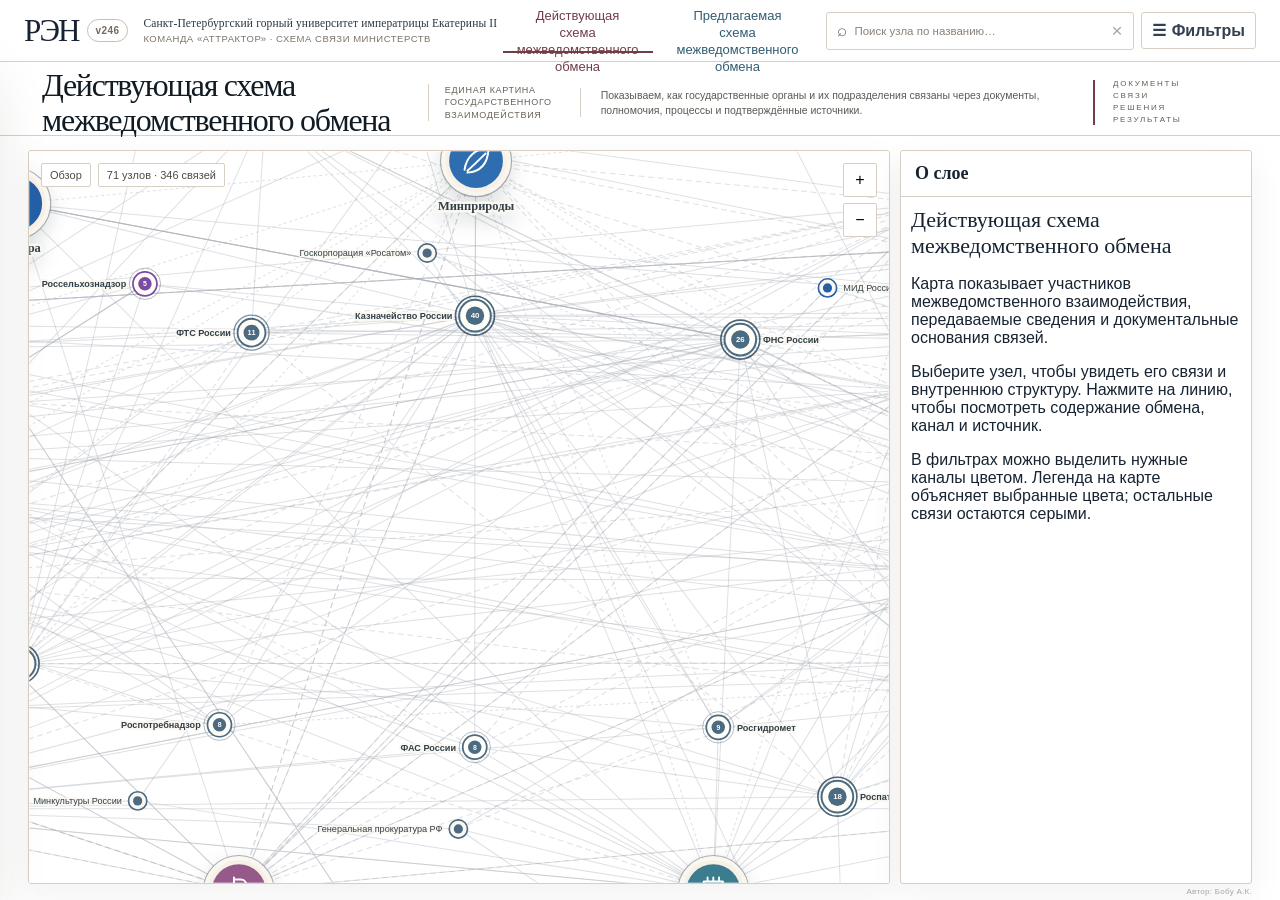
<file: index.html>
<!DOCTYPE html>

<html lang="ru" data-boot-state="loading">
<head>
<meta charset="utf-8"/>
<meta content="width=device-width,initial-scale=1" name="viewport"/>
<title>РЭН v246 — Межведомственный обмен</title>
<style>
:root{--bg:#f4f6f8;--panel:#fff;--line:#d7dde4;--text:#1d2733;--muted:#687585;--accent:#245fa8}
*{box-sizing:border-box} html,body{height:100%;margin:0;font-family:Inter,Segoe UI,Arial,sans-serif;color:var(--text);background:var(--bg)} body{overflow:hidden}
button,select,input{font:inherit}button{cursor:pointer}
.app{display:grid;grid-template-columns:300px 1fr 360px;grid-template-rows:auto 1fr;grid-template-areas:"top top top" "left main right";height:100vh}
.topbar{grid-area:top;background:var(--panel);border-bottom:1px solid var(--line);padding:12px 16px;display:flex;align-items:center;gap:14px;flex-wrap:wrap}
.title{font-size:18px;font-weight:700}.subtitle{font-size:12px;color:var(--muted)}
.mainnav{display:none}.mainnav button,.focus-grid button,.btn{border:1px solid var(--line);background:#fff;border-radius:8px;padding:7px 10px;color:#33404f}
.mainnav button.active,.focus-grid button.active,.btn.primary{background:#eaf2fb;border-color:#a9c4e4;color:#164f8f;font-weight:650}
.left{grid-area:left;background:#fff;border-right:1px solid var(--line);overflow:auto;padding:14px}.right{grid-area:right;background:#fff;border-left:1px solid var(--line);overflow:auto;padding:14px}
.section{border:1px solid var(--line);border-radius:10px;padding:11px;margin-bottom:12px;background:#fff}.section h3{font-size:12px;text-transform:uppercase;letter-spacing:.04em;margin:0 0 9px;color:#566474}
label{display:block;font-size:12px;color:#566474;margin-bottom:5px}select,input[type=text]{width:100%;border:1px solid var(--line);border-radius:8px;padding:8px 9px;background:#fff;color:var(--text)}
.check{display:flex;align-items:center;gap:7px;margin:7px 0;font-size:12px;color:#3e4956}.focus-grid{display:grid;grid-template-columns:1fr 1fr;gap:6px}.focus-grid button{font-size:11px;line-height:1.15;min-height:46px}.btnrow{display:flex;gap:7px}.ministry-site-card .btnrow{flex-wrap:wrap}.ministry-site-btn{display:inline-flex;align-items:center;justify-content:center;text-decoration:none;font-weight:650;line-height:1.2;min-height:34px}.ministry-site-btn:hover{text-decoration:none}.kpis{display:grid;grid-template-columns:1fr 1fr;gap:7px}.kpi{padding:9px;border:1px solid var(--line);border-radius:8px;background:#fafbfc}.kpi .n{font-size:20px;font-weight:720}.kpi .l{font-size:10px;color:var(--muted);margin-top:2px}
.legend-node.shared-dot{display:inline-block;width:12px;height:12px;border-radius:50%;background:#7f8b97;border:2px solid #d19b2a;box-shadow:0 0 5px rgba(209,155,42,.38);vertical-align:-2px;margin-right:6px}.legend-item{display:flex;align-items:center;gap:8px;font-size:11px;margin:6px 0}.mode-stack{display:grid;grid-template-columns:1fr 1fr 1fr;gap:6px}.mode-stack button{font-size:10.5px;line-height:1.15;min-height:44px}.common-only{display:flex;align-items:center;gap:7px;font-size:12px;color:#3e4956;margin:8px 0 0}.mini{font-size:10px;color:var(--muted)}.legend-line{width:44px;height:12px;position:relative}.legend-line:before{content:"";position:absolute;left:0;right:0;top:5px;border-top:2px solid #7b8998}.legend-line.dashed:before{border-top-style:dashed}.legend-line.arrow:after{content:"";position:absolute;right:0;top:1px;border-left:7px solid #7b8998;border-top:4px solid transparent;border-bottom:4px solid transparent}.legend-line.double:after{content:"";position:absolute;left:0;top:1px;border-right:7px solid #7b8998;border-top:4px solid transparent;border-bottom:4px solid transparent}
.main{grid-area:main;position:relative;overflow:hidden}#graph{width:100%;height:100%;display:block;background:radial-gradient(circle at 50% 50%,#fff 0,#fbfcfd 62%,#f4f6f8 100%);overflow:hidden}
#viewport{transform-box:fill-box;transform-origin:center center}
.edge{stroke:#8e9aaa;stroke-width:1.35;opacity:.50;fill:none;pointer-events:none}.edge-hit{stroke:transparent;stroke-width:18;fill:none;pointer-events:stroke;cursor:pointer}.edge.hovered{stroke:#245fa8;stroke-width:2.8;opacity:.95}.edge.undirected{stroke-dasharray:6 4}.edge.mixed{stroke-dasharray:3 3}
.node circle{stroke:#fff;stroke-width:1.4;cursor:pointer}.node.core-ministry circle{stroke-width:2.6}.node.core-ministry text{font-size:12.5px;font-weight:750}.node.core-selected circle{stroke-width:4;filter:drop-shadow(0 0 7px rgba(36,95,168,.35))}.core-swatch{display:inline-block;width:11px;height:11px;border-radius:50%;margin-right:6px;vertical-align:-1px;border:1px solid rgba(255,255,255,.8)}.node text{font-size:10px;pointer-events:none;fill:#33404e}.node.dim{opacity:.14}.node.selected circle{stroke:#245fa8;stroke-width:3}.node.selected text{font-weight:700}.ministry text{font-size:12px;font-weight:700}.node.shared circle{stroke:#d19b2a;stroke-width:2.2}.node.shared text{font-weight:650}.node.shared-2 circle{filter:drop-shadow(0 0 3px rgba(209,155,42,.28))}.node.shared-3 circle{filter:drop-shadow(0 0 5px rgba(209,155,42,.40))}.node.shared-4 circle{filter:drop-shadow(0 0 6px rgba(209,155,42,.48))}.node.shared-5 circle{filter:drop-shadow(0 0 8px rgba(209,155,42,.58))}.node.shared-6 circle{filter:drop-shadow(0 0 9px rgba(209,155,42,.66))}.node.shared-7 circle{filter:drop-shadow(0 0 11px rgba(209,155,42,.74))}.node.minstroy-core circle{stroke:#2b8a78;stroke-width:3}
.hud{position:absolute;left:12px;top:12px;display:flex;gap:7px;flex-wrap:wrap;pointer-events:none}.badge{background:rgba(255,255,255,.92);border:1px solid var(--line);border-radius:999px;padding:5px 8px;font-size:11px;color:#51606f}
.tooltip{position:fixed;z-index:10;max-width:430px;background:rgba(24,31,40,.97);color:#f7f9fb;padding:10px 11px;border-radius:9px;box-shadow:0 10px 28px rgba(0,0,0,.18);pointer-events:none;display:none;font-size:12px;line-height:1.4}.tooltip .muted{color:#b8c3cf}.tooltip .src{margin-top:7px;padding-top:6px;border-top:1px solid rgba(255,255,255,.16)}.tooltip a{color:#b9dcff;text-decoration:none}
.detail h2{font-size:16px;margin:0 0 5px}.detail .meta{font-size:11px;color:var(--muted);margin-bottom:12px}.card{border:1px solid var(--line);border-radius:9px;padding:9px;margin:8px 0;background:#fff}.card h4{font-size:11px;margin:0 0 6px;color:#566474;text-transform:uppercase;letter-spacing:.03em}.card p{font-size:12px;margin:4px 0;line-height:1.45}.card a{font-size:11px;color:#245fa8;word-break:break-word}.notice{border-left:4px solid #c28b17;background:#fff8e6;padding:9px;border-radius:6px;font-size:11px;color:#655126;line-height:1.45}.empty{color:var(--muted);font-size:12px;line-height:1.5}.small{font-size:10px;color:var(--muted);line-height:1.4}
#zoomIn,#zoomOut{position:absolute;right:12px;width:34px;height:34px;border:1px solid var(--line);background:#fff;border-radius:8px}#zoomIn{top:12px}#zoomOut{top:52px}.footer-note{position:absolute;bottom:9px;left:12px;background:rgba(255,255,255,.9);border:1px solid var(--line);border-radius:8px;padding:5px 7px;font-size:10px;color:var(--muted);pointer-events:none}
@media(max-width:1100px){.app{grid-template-columns:250px 1fr;grid-template-areas:"top top" "left main"}.right{display:none}}
.node.channel-node text{font-weight:650;fill:#4f5965}.node.channel-node circle{stroke:#596675;stroke-width:1.5}.node.core-selected circle{stroke-width:3}

/* Channel graph v2 */
.edge.channel-edge{fill:none;stroke:#aab4c2;stroke-width:1.4;opacity:.72}
.edge-hit{fill:none;stroke:transparent;stroke-width:18px;pointer-events:stroke}
.channel-hub{cursor:pointer}.channel-hub rect{filter:drop-shadow(0 2px 3px rgba(31,45,61,.10))}
.channel-hub:hover rect{filter:brightness(1.08) drop-shadow(0 3px 5px rgba(31,45,61,.16));stroke-width:2}
.channel-core-hub circle{stroke-width:3.1}.channel-core-hub text{font-weight:760}.channel-central-hub circle{stroke:#384655;stroke-width:2.6}.channel-central-hub text{font-weight:700}
.channel-secondary circle{stroke:#7b8794;stroke-width:1.5}.channel-secondary text{font-weight:560}
.channel-participant circle{stroke:#a2acb6;stroke-width:1.2}.channel-participant text{fill:#566270}
.node.core-selected circle{stroke-width:3.4!important}
#graph.channel-view{background:radial-gradient(circle at 50% 50%,#fff 0,#fafbfd 68%,#f2f5f8 100%)}

.structure-ministry{stroke-width:3}.structure-dept{stroke:#566474;stroke-width:1.5}.structure-function{stroke:#8e6b8d;stroke-width:1.5}.structure-process{stroke:#6a7e3d;stroke-width:1.5}.structure-edge{stroke:#a4aebb;stroke-width:1.2}.structure-edge.function-edge{stroke:#b49bb1}.structure-edge.process-edge{stroke:#9bb27b}.structure-edge.department-handoff{stroke:#5a78a6;stroke-width:1.8;stroke-dasharray:5 4}.structure-edge.department-handoff:hover{stroke:#234f86;stroke-width:2.8}.structure-edge.department-documented{stroke:#8a5a44;stroke-width:2.0}.structure-edge.department-documented:hover{stroke:#6b412f;stroke-width:3.0}.structure-edge:hover{stroke:#245fa8;stroke-width:2.4}.structure-label{font-size:10px}.structure-mode-note{font-size:10px;color:#687585}.structure-dept text{font-size:8.5px;font-weight:650}.structure-function text,.structure-process text{font-size:8.5px}.structure-process text{fill:#53652f}.structure-function text{fill:#765d73}.structure-ministry text{font-size:12.5px}

/* v99: container view for internal ministry structure */
.structure-ministry-boundary{
  pointer-events:all;
  cursor:pointer;
  transition:opacity .15s ease,stroke-width .15s ease;
}
.structure-ministry-boundary:hover{stroke-width:3.2}
.structure-ministry-boundary-title{
  font-size:17px;
  font-weight:780;
  text-anchor:middle;
  pointer-events:none;
  paint-order:stroke fill;
  stroke:#fff;
  stroke-width:5px;
  stroke-linejoin:round;
}
.structure-ministry-boundary-meta{
  font-size:10.5px;
  text-anchor:middle;
  pointer-events:none;
  fill:#687585;
  paint-order:stroke fill;
  stroke:#fff;
  stroke-width:4px;
  stroke-linejoin:round;
}
.structure-dept circle{filter:drop-shadow(0 2px 3px rgba(31,45,61,.10))}
.structure-dept.selected circle{filter:drop-shadow(0 0 7px rgba(36,95,168,.34))}
.structure-edge.department-handoff{opacity:.78}
.structure-edge.department-documented{opacity:.92}


/* v99.1: readable department labels + contextual interdepartment links */
.structure-dept text{
  font-size:11.5px!important;
  font-weight:600!important;
  fill:#33404e!important;
  paint-order:stroke fill;
  stroke:#ffffff;
  stroke-width:3.6px;
  stroke-linejoin:round;
  letter-spacing:.01em;
}
.node.structure-dept.selected text{font-size:12px!important;font-weight:750!important;fill:#1f4f86!important}
.structure-edge.department-shared-process{stroke:#698bb6;stroke-width:1.55;stroke-dasharray:3 5;opacity:.72}
.structure-edge.department-shared-process:hover{stroke:#245fa8;stroke-width:2.8;opacity:1}

.edge.structure-edge.department-candidate{stroke:#b7791f;stroke-width:1.4;stroke-dasharray:5 4;opacity:.85}.edge-hit.department-candidate{stroke-width:14}.edge.external-context-candidate{stroke:#b7791f;stroke-dasharray:5 4;opacity:.8}
.edge-hit.structure-edge{stroke:transparent!important;opacity:0}.edge.structure-edge.ministry-interaction{stroke:#334f72;stroke-width:1.65;stroke-opacity:.62}.edge-hit.structure-edge.ministry-interaction{stroke-width:16}.edge.structure-edge.ministry-interaction:hover{stroke:#173b68;stroke-width:2.8;stroke-opacity:1}
</style>
<style>
#graph.single-focus .core-selected circle{stroke-width:4px;}
#graph.multi-focus .core-selected circle{stroke-width:5px;stroke-dasharray:5 3;}
.node.channel-node circle{stroke:#34495e;stroke-width:2.4px;}
.node.channel-node text{font-weight:700;fill:#34495e;}
</style>
<style>
/* === v93 responsive interface === */
:root{
  --bg:#f2f5f8;--panel:#ffffff;--panel-soft:#f8fafc;--line:#dbe2ea;--line-strong:#c7d1dc;
  --text:#17212b;--muted:#687585;--accent:#245fa8;--accent-soft:#eaf2fb;--shadow:0 18px 50px rgba(30,45,62,.16);
  --topbar-h:68px;
}
html,body{overscroll-behavior:none}
body{background:var(--bg)}
.app{grid-template-columns:300px minmax(0,1fr) 370px;min-width:0}
.topbar{min-height:var(--topbar-h);padding:10px 14px 10px 18px;justify-content:space-between;flex-wrap:nowrap;box-shadow:0 1px 0 rgba(20,36,52,.02);z-index:40}
.brand-block{min-width:0}.brand-row{display:flex;align-items:center;gap:9px;min-width:0}.title{white-space:nowrap;overflow:hidden;text-overflow:ellipsis}.subtitle{margin-top:3px;white-space:nowrap;overflow:hidden;text-overflow:ellipsis}
.version-pill{display:inline-flex;align-items:center;height:23px;padding:0 8px;border-radius:999px;background:#edf3f9;border:1px solid #d6e1ec;color:#446078;font-size:10px;font-weight:800;letter-spacing:.04em;flex:none}
.topbar-actions{display:flex;align-items:center;gap:7px;flex:none}.top-action{display:none;align-items:center;gap:6px;border:1px solid var(--line);background:#fff;border-radius:10px;padding:8px 10px;color:#33404f;font-weight:650;box-shadow:0 1px 2px rgba(25,42,60,.03)}
.top-action:hover,.top-action:focus-visible{border-color:#a9c4e4;background:#f5f9fd;outline:none}.top-action[aria-expanded="true"]{background:var(--accent-soft);border-color:#a9c4e4;color:#164f8f}
.action-count{display:inline-grid;place-items:center;min-width:18px;height:18px;padding:0 5px;border-radius:999px;background:#245fa8;color:white;font-size:9px}.selection-dot{width:7px;height:7px;border-radius:50%;background:#2b8a78;box-shadow:0 0 0 3px rgba(43,138,120,.12)}
.action-count[hidden],.selection-dot[hidden]{display:none!important}
.data-status{display:inline-flex;align-items:center;gap:6px;padding:7px 9px;border-radius:999px;background:#f7f9fb;border:1px solid var(--line);font-size:10px;color:#536171;white-space:nowrap}.status-dot{width:7px;height:7px;border-radius:50%;background:#d19b2a}
.left,.right{scrollbar-width:thin;scrollbar-color:#c5d0dc transparent}.left{padding:12px}.right{padding:12px 14px 20px}.section{box-shadow:0 1px 2px rgba(25,42,60,.025)}
.drawer-head{display:none;align-items:center;justify-content:space-between;gap:12px;position:sticky;top:0;z-index:5;background:rgba(255,255,255,.96);backdrop-filter:blur(10px);padding:2px 0 10px;margin-bottom:4px;border-bottom:1px solid var(--line);font-size:13px}
.drawer-close{width:34px;height:34px;border:1px solid var(--line);background:#fff;border-radius:9px;color:#506071;font-size:22px;line-height:1;display:grid;place-items:center}
.ui-backdrop{position:fixed;inset:0;background:rgba(17,27,38,.34);backdrop-filter:blur(1px);opacity:0;visibility:hidden;pointer-events:none;transition:opacity .18s ease,visibility .18s ease;z-index:70}
.main{min-width:0}.main:after{content:"";position:absolute;inset:0;pointer-events:none;box-shadow:inset 0 0 0 1px rgba(210,220,230,.25)}
#graph{touch-action:none;user-select:none;-webkit-user-select:none}
#zoomIn,#zoomOut{z-index:8;box-shadow:0 3px 12px rgba(23,39,56,.08)}
.hud{z-index:7}.badge{box-shadow:0 2px 8px rgba(23,39,56,.04)}
.review-card{background:#fbfcfe}.review-card.warn{border-color:#e1c57f;background:#fffaf0}.review-chip{display:inline-flex;align-items:center;padding:3px 7px;border-radius:999px;border:1px solid #d9e2eb;background:#f5f8fb;color:#536171;font-size:9px;font-weight:700;margin:2px 4px 2px 0}.review-chip.warn{border-color:#e2c57e;background:#fff5dc;color:#735819}.review-list{margin:7px 0 0;padding-left:17px;font-size:10px;color:#586675;line-height:1.45}

@media(max-width:1100px){
  .app{grid-template-columns:minmax(0,1fr);grid-template-rows:auto minmax(0,1fr);grid-template-areas:"top" "main"}
  .top-action{display:inline-flex}.data-status{display:none}
  .left,.right{display:block;position:fixed;z-index:90;background:#fff;box-shadow:var(--shadow);transition:transform .22s ease,opacity .22s ease;will-change:transform}
  .drawer-head{display:flex}
  .left{inset:var(--topbar-h) auto 0 0;width:min(360px,88vw);border-right:1px solid var(--line);transform:translateX(-105%);opacity:.99;padding:12px 14px 24px}
  .right{inset:var(--topbar-h) 0 0 auto;width:min(430px,92vw);border-left:1px solid var(--line);transform:translateX(105%);opacity:.99;padding:12px 16px 28px}
  body.filters-open .left{transform:translateX(0)} body.detail-open .right{transform:translateX(0)}
  body.filters-open .ui-backdrop,body.detail-open .ui-backdrop{opacity:1;visibility:visible;pointer-events:auto}
  .main{grid-area:main;width:100%;height:100%}
  .footer-note{max-width:calc(100% - 92px);white-space:nowrap;overflow:hidden;text-overflow:ellipsis}
}
@media(max-width:700px){
  :root{--topbar-h:58px}
  .topbar{min-height:var(--topbar-h);padding:8px 8px 8px 12px;gap:6px}.title{font-size:14px}.subtitle{display:none}.version-pill{height:20px;padding:0 6px;font-size:9px}
  .topbar-actions{gap:5px}.top-action{padding:7px 8px;border-radius:9px;font-size:11px}.top-action span:not(.action-count):not(.selection-dot){display:none}
  .left{inset:0 auto 0 0;width:min(370px,92vw);padding-top:14px}
  .right{inset:auto 0 0 0;width:100%;height:auto;max-height:76vh;border-left:0;border-top:1px solid var(--line);border-radius:18px 18px 0 0;transform:translateY(105%);padding:10px 14px max(22px,env(safe-area-inset-bottom))}
  body.detail-open .right{transform:translateY(0)}
  .right .drawer-head{padding-top:2px}.right:before{content:"";display:block;width:42px;height:4px;border-radius:999px;background:#c8d1da;margin:0 auto 8px}
  #zoomIn,#zoomOut{right:8px;width:38px;height:38px;border-radius:11px}#zoomIn{top:10px}#zoomOut{top:54px}
  .hud{left:8px;top:8px;right:54px;gap:4px}.badge{padding:4px 7px;font-size:9px}
  .footer-note{display:none}.tooltip{display:none!important}.focus-grid{grid-template-columns:1fr 1fr}.section{margin-bottom:9px}.section h3{font-size:11px}.kpi .n{font-size:18px}
  .detail h2{font-size:15px}.card{padding:8px}.card p{font-size:11px}.card a{font-size:10px}
  body[data-ui-mode="OVERVIEW"] #graph .node:not(.core-ministry) text{display:none}
  body[data-ui-mode="OVERVIEW"] #graph .node.core-ministry text{font-size:10.5px;font-weight:760}
}
@media(min-width:1101px){.ui-backdrop{display:none!important}}
</style>
<meta content="192.0" name="graph-version"/><meta name="ui-release" content="v115-documentary-atlas"/>

<style id="atlas-v115-style">
:root{
  --atlas-paper:#f3efe7;--atlas-paper-soft:#faf7f0;--atlas-ink:#172331;
  --atlas-wine:#713d49;--atlas-green:#416b5a;--atlas-sand:#aa9578;
  --atlas-rule:#d7cfc1;--atlas-navy:#183248;--topbar-h:62px;
}
html,body{background:var(--atlas-paper);color:var(--atlas-ink)}
body{font-family:"Segoe UI",Arial,sans-serif}
.app{
  grid-template-columns:minmax(0,1fr) 390px;
  grid-template-rows:62px 74px minmax(0,1fr);
  grid-template-areas:"top top" "intro intro" "main right";
  background:
    radial-gradient(circle at 18% 12%,rgba(255,255,255,.72),transparent 34%),
    linear-gradient(115deg,rgba(101,76,50,.025),transparent 38%),var(--atlas-paper);
}
.topbar{grid-area:top;background:rgba(250,247,240,.96);border-color:var(--atlas-rule);padding:8px 24px;box-shadow:none}
.brand-block{display:flex;align-items:baseline;gap:18px}.brand-row{gap:8px}
.atlas-logo{font-family:Georgia,"Times New Roman",serif;font-size:31px;font-weight:500;letter-spacing:-.06em;overflow:visible}
.subtitle{font-size:11px;letter-spacing:.055em;color:#6e685f}.version-pill{background:transparent;border-color:#c9bfb0;color:#756a5d}
.atlas-topnav{display:flex;align-self:stretch;margin-left:26px}.atlas-topnav button{border:0;border-bottom:2px solid transparent;background:transparent;padding:0 14px;color:#303a43;font-size:12px}.atlas-topnav button:hover,.atlas-topnav button.active{color:var(--atlas-wine);border-bottom-color:var(--atlas-wine)}
.topbar-actions{margin-left:auto}.top-action{display:inline-flex!important;background:transparent;border-color:var(--atlas-rule);border-radius:3px;box-shadow:none}.data-status{display:none}
.atlas-intro{grid-area:intro;display:grid;grid-template-columns:minmax(300px,1.05fr) minmax(300px,1fr) 145px;align-items:center;gap:28px;padding:6px 42px 5px;border-bottom:1px solid var(--atlas-rule);background:rgba(250,247,240,.72)}
.atlas-intro-title{display:grid;grid-template-columns:minmax(170px,auto) 1fr;gap:20px;align-items:center}.atlas-eyebrow{order:2;max-width:150px;padding-left:16px;border-left:1px solid var(--atlas-rule);font-size:9px;line-height:1.35;letter-spacing:.075em;text-transform:uppercase;color:#686158}
.atlas-intro h1{margin:0;font:500 34px/.88 Georgia,"Times New Roman",serif;letter-spacing:-.04em;color:#101b24}
.atlas-intro>p{max-width:560px;margin:0;padding-left:20px;border-left:1px solid var(--atlas-rule);font-size:10.5px;line-height:1.35;color:#5d5a55}
.atlas-principles{display:grid;gap:3px;padding-left:18px;border-left:2px solid var(--atlas-wine);font-size:8px;line-height:1.12;letter-spacing:.22em;text-transform:uppercase;color:#635d55}
.atlas-ministry-bar{display:none!important}
.atlas-ministry-bar button{border:0;border-right:1px solid var(--atlas-rule);background:transparent;padding:0 16px;white-space:nowrap;color:#303841;font-size:11px}
.atlas-ministry-bar button:hover,.atlas-ministry-bar button.active{background:var(--atlas-navy);color:#fff}
.atlas-ministry-all{border-left:1px solid var(--atlas-rule)!important}.atlas-ministry-scroll{display:flex;min-width:0;overflow-x:auto;scrollbar-width:none}.atlas-ministry-scroll::-webkit-scrollbar{display:none}.atlas-more{margin-left:auto;border-left:1px solid var(--atlas-rule)!important}
.main{grid-area:main;margin:14px 0 16px 28px;border:1px solid var(--atlas-rule);border-radius:3px;background:rgba(250,247,240,.74);box-shadow:0 12px 35px rgba(52,42,29,.06)}
.main:after{box-shadow:inset 0 0 0 1px rgba(255,255,255,.3)}
#graph,#graph.channel-view{background:radial-gradient(circle at 48% 42%,#fffdf8 0,#f8f4eb 62%,#eee8dd 100%)}
#graph .node text{fill:#263642}.node circle{stroke:#f7f2e9}.node.core-ministry circle{stroke:#f8f3ea}.node.selected circle{stroke:var(--atlas-wine)}
.edge{stroke:#77858e;opacity:.48}.edge.hovered{stroke:var(--atlas-wine)}
.structure-ministry-boundary-title{font-family:Georgia,"Times New Roman",serif;fill:var(--atlas-ink)!important}.structure-ministry-boundary-meta{fill:#716b62}.structure-dept text{fill:#263642!important;stroke:#fbf8f1!important}
.edge.structure-edge.department-documented{stroke:var(--atlas-wine)}.edge.structure-edge.ministry-interaction{stroke:var(--atlas-navy)}
.right{grid-area:right;position:relative;display:block!important;inset:auto;width:auto;height:auto;max-height:none;transform:none;opacity:1;margin:14px 28px 16px 10px;padding:0 10px 24px;background:rgba(250,247,240,.9);border:1px solid var(--atlas-rule);border-radius:3px;box-shadow:0 12px 35px rgba(52,42,29,.06)}
.right .drawer-head{display:flex;position:sticky;top:0;margin:0 -10px 10px;padding:12px 14px;background:rgba(250,247,240,.97);border-bottom:1px solid var(--atlas-rule);font:500 18px Georgia,"Times New Roman",serif;z-index:6}
.right .drawer-close{display:none}.detail h2{font-family:Georgia,"Times New Roman",serif;font-size:22px;font-weight:500;color:#172331}.detail .meta{text-transform:uppercase;letter-spacing:.08em;color:#81766a}
.card,.source-block .src{border-color:var(--atlas-rule);border-radius:3px;background:#fdfaf3;box-shadow:0 3px 12px rgba(62,48,31,.035)}
.card h4{color:var(--atlas-wine)}.card a,.source-block a{color:#24576f}.notice{border-left-color:var(--atlas-wine);background:#f8eee9;color:#624c43}
.source-block>strong{display:block;margin:18px 0 8px;font:500 18px Georgia,"Times New Roman",serif}.source-block .src{margin:8px 0;padding:11px}.source-block .src:before{content:"Документ";display:inline-block;margin-bottom:6px;color:var(--atlas-green);font-size:9px;font-weight:700;letter-spacing:.1em;text-transform:uppercase}
.atlas-detail-tabs,.atlas-source-placeholder{display:none}.left{display:block;position:fixed;z-index:95;left:0;top:62px;bottom:0;width:min(380px,92vw);padding:14px 16px 28px;background:#faf7f0;border-right:1px solid var(--atlas-rule);box-shadow:0 20px 60px rgba(45,35,23,.18);transform:translateX(-105%);transition:transform .22s ease}
.left .drawer-head{display:flex;background:#faf7f0;border-color:var(--atlas-rule)}body.filters-open .left{transform:translateX(0)}body.filters-open .ui-backdrop{opacity:1;visibility:visible;pointer-events:auto}
.section{background:#fdfaf4;border-color:var(--atlas-rule);border-radius:3px;box-shadow:none}.section h3{color:#6e504f}.btn,.focus-grid button,select,input[type=text]{border-color:var(--atlas-rule);border-radius:3px;background:#fffdf8}.btn.primary,.focus-grid button.active{background:var(--atlas-navy);border-color:var(--atlas-navy);color:#fff}
.hud{left:12px;top:12px}.badge{background:rgba(253,250,243,.94);border-color:var(--atlas-rule);border-radius:2px;color:#4e4b46;box-shadow:none}.footer-note{display:none}#zoomIn,#zoomOut{border-color:var(--atlas-rule);border-radius:2px;background:#fdfaf3;box-shadow:none}
.atlas-mobile-nav{display:none}
.wide-map-hint{display:none;position:absolute;right:62px;bottom:14px;z-index:7;max-width:310px;padding:9px 12px;border:1px solid var(--atlas-rule);background:rgba(253,250,243,.92);box-shadow:0 6px 22px rgba(45,35,23,.08);color:#665f56;font-size:9px;line-height:1.35;pointer-events:none}
.wide-map-hint strong{display:block;margin-bottom:2px;color:var(--atlas-wine);font-size:10px;letter-spacing:.08em;text-transform:uppercase}.wide-map-hint span{display:block}
body.atlas-wide .wide-map-hint{display:block}
body.atlas-wide .main{cursor:grab}body.atlas-wide .main:active{cursor:grabbing}
body.atlas-wide #graph{touch-action:none;background:radial-gradient(circle at 50% 50%,#fffdf8 0,#f7f2e9 58%,#ece5d9 100%)}
body.atlas-wide #graph .edge{stroke:#74838a;stroke-opacity:.54}
body.atlas-wide #graph .node text{font-size:9.5px;fill:#30404a;paint-order:stroke;stroke:#fbf8f1;stroke-width:3px;stroke-linejoin:round}
body.atlas-wide #graph .node.core-ministry text{font-size:11px;font-weight:700;stroke-width:4px}
body.atlas-wide #graph .node.core-ministry circle{stroke:#f6f0e6;stroke-width:4px}
body.atlas-wide #graph .node.core-ministry{filter:drop-shadow(0 7px 10px rgba(25,35,42,.16));cursor:pointer}
body.atlas-wide #graph .node.core-ministry .ministry-halo{fill:#fbf8f1;fill-opacity:.92;stroke:currentColor;stroke-opacity:.34;stroke-width:1.2}
body.atlas-wide #graph .node.core-ministry .ministry-glyph{fill:none;stroke:#fff;stroke-width:2;stroke-linecap:round;stroke-linejoin:round;pointer-events:none}
body.atlas-wide #graph .node.core-ministry text{font-family:Georgia,"Times New Roman",serif;font-size:13px!important;font-weight:600!important;paint-order:stroke;stroke:#fbf8f1;stroke-width:5px}
body.atlas-wide #graph .node:not(.core-ministry) circle.node-shell{fill:#fbf8f1;stroke-width:1.7}
body.atlas-wide #graph .node:not(.core-ministry) circle.node-dot{stroke:none;pointer-events:none}
body.atlas-wide #graph .node:not(.core-ministry){cursor:pointer}
body.atlas-wide #graph .node:not(.core-ministry):hover circle.node-shell{stroke-width:3;filter:drop-shadow(0 3px 5px rgba(30,42,48,.16))}
body.atlas-internal-mode #graph #edgesLayer .edge{opacity:.03!important}
body.atlas-internal-mode #graph #edgesLayer .edge-hit{pointer-events:none}
body.atlas-internal-mode #graph #nodesLayer .node{opacity:.05;transition:opacity .22s ease}
body.atlas-internal-mode #graph #nodesLayer .node.internal-origin{opacity:0!important;pointer-events:none}
body.atlas-internal-mode #graph #nodesLayer .node.internal-occluded{opacity:0!important;pointer-events:none}
body.atlas-internal-mode #graph #nodesLayer .node.internal-origin>circle:not(.ministry-halo),body.atlas-internal-mode #graph #nodesLayer .node.internal-origin .ministry-halo,body.atlas-internal-mode #graph #nodesLayer .node.internal-origin .ministry-glyph,body.atlas-internal-mode #graph #nodesLayer .node.internal-origin>text{display:none!important}
.atlas-internal-boundary{stroke-width:2.1;stroke-opacity:.48;fill-opacity:.045;pointer-events:none;filter:drop-shadow(0 10px 22px rgba(35,43,45,.05))}
.atlas-internal-boundary-ring{fill:none;stroke-width:.8;stroke-opacity:.14;stroke-dasharray:8 7;pointer-events:none}
.atlas-internal-boundary-title{font:600 13px Georgia,"Times New Roman",serif;letter-spacing:.02em;text-anchor:middle;paint-order:stroke;stroke:#fbf8f1;stroke-width:4px;pointer-events:none}
.atlas-internal-spoke{stroke:#9aa4a2;stroke-width:.7;stroke-opacity:.14;stroke-dasharray:2 4;pointer-events:none}
.atlas-internal-edge{stroke:var(--atlas-wine);stroke-width:1.35;stroke-opacity:.72;fill:none;cursor:pointer}
.atlas-internal-edge.shared{stroke:#607b71;stroke-width:1;stroke-dasharray:4 4;stroke-opacity:.54}
.atlas-internal-edge.handoff{stroke:#315b72;stroke-dasharray:7 3}
.atlas-internal-edge-hit{stroke:#000;stroke-opacity:.001;stroke-width:13;cursor:pointer}
.atlas-internal-dept{cursor:pointer;filter:drop-shadow(0 2px 3px rgba(30,42,48,.1))}
.atlas-internal-dept circle{stroke:#fffaf2;stroke-width:2.2}
.atlas-internal-label-box{fill:rgba(253,250,243,.97);stroke:rgba(94,72,88,.18);stroke-width:.65;rx:4;ry:4}
.atlas-internal-label-text{font-family:"Segoe UI",Arial,sans-serif;font-size:7.55px;fill:#263642;letter-spacing:.001em}
.atlas-internal-dept.dense .atlas-internal-label-text{font-size:7.1px}
.atlas-internal-label-text tspan{paint-order:stroke;stroke:#fbf8f1;stroke-width:2.25px;stroke-linejoin:round}
.atlas-collision-hidden{display:none!important}
.atlas-internal-dept:hover circle{stroke:var(--atlas-wine);stroke-width:3}
.atlas-internal-dept:hover .atlas-internal-label-box{stroke:rgba(122,73,98,.46)}
.internal-mode-note{display:none}.atlas-internal-mode .internal-mode-note{display:block}
.atlas-back-home{display:none;position:absolute;left:14px;bottom:14px;z-index:12;align-items:center;gap:6px;padding:9px 12px;border:1px solid var(--atlas-navy);border-radius:2px;background:rgba(253,250,243,.96);box-shadow:0 6px 20px rgba(35,42,45,.12);color:var(--atlas-navy);font-size:10px;font-weight:700;cursor:pointer}
body.atlas-route-active .atlas-back-home{display:inline-flex}
.atlas-back-home:hover{background:var(--atlas-navy);color:#fff}
.core-route-actions{display:grid;grid-template-columns:1fr 1fr;gap:8px;margin:10px 0 12px;padding:11px;border:1px solid var(--atlas-rule);background:#fdfaf3}
.core-route-actions button{min-height:48px;padding:9px 10px;border:1px solid var(--atlas-navy);background:var(--atlas-navy);color:#fff;font-size:10px;font-weight:700;line-height:1.25;text-align:left;cursor:pointer}
.core-route-actions button+button{background:transparent;color:var(--atlas-navy)}
.core-route-actions button:hover{background:var(--atlas-wine);border-color:var(--atlas-wine);color:#fff}
.core-route-actions small{display:block;margin-top:3px;font-size:8px;font-weight:400;opacity:.78}

.atlas-landing-map{display:none;position:absolute;inset:0;overflow:hidden;background:
  radial-gradient(circle at 49% 46%,rgba(255,255,255,.92),rgba(250,247,240,.72) 58%,rgba(236,228,216,.7) 100%)}
body.atlas-home .atlas-landing-map{display:block}
body.atlas-home #graph,body.atlas-home #zoomIn,body.atlas-home #zoomOut,body.atlas-home .hud{visibility:hidden;pointer-events:none}
.atlas-landing-lines{position:absolute;inset:0;width:100%;height:100%;overflow:visible;z-index:1}
.atlas-link{stroke:#6e7d83;stroke-width:1.35;stroke-opacity:.62;fill:none}
.atlas-link-halo{stroke:#000;stroke-opacity:.001;stroke-width:16;pointer-events:stroke;cursor:pointer}
.atlas-link-group:hover .atlas-link,.atlas-link-group:focus .atlas-link{stroke:var(--atlas-wine);stroke-width:2.4;stroke-opacity:1}
.atlas-clusters{position:absolute;inset:0;z-index:2}
.atlas-feature-cluster{--cluster:#516c7a;position:absolute;width:245px;min-height:145px;transform:translate(-50%,-50%)}
.atlas-feature-cluster.p1{left:15%;top:25%}.atlas-feature-cluster.p2{left:49%;top:18%}.atlas-feature-cluster.p3{left:79%;top:34%}.atlas-feature-cluster.p4{left:24%;top:72%}.atlas-feature-cluster.p5{left:64%;top:72%}
.atlas-feature-core{position:relative;display:grid;grid-template-columns:52px minmax(0,1fr);align-items:center;gap:10px;width:100%;padding:0;border:0;background:transparent;text-align:left;color:var(--atlas-ink);cursor:pointer}
.atlas-feature-core:before{content:"";display:block;width:48px;height:48px;border-radius:50%;border:5px solid rgba(255,255,255,.9);background:var(--cluster);box-shadow:0 0 0 1px color-mix(in srgb,var(--cluster) 55%,white),0 7px 18px rgba(31,42,46,.13)}
.atlas-feature-core:after{content:"";position:absolute;left:23px;top:48px;width:1px;height:16px;background:color-mix(in srgb,var(--cluster) 48%,white)}
.atlas-feature-core strong{font:500 19px/1.05 Georgia,"Times New Roman",serif;letter-spacing:-.02em}
.atlas-feature-core small{display:block;margin-top:4px;color:#746e65;font:9px/1.35 "Segoe UI",Arial,sans-serif;letter-spacing:.07em;text-transform:uppercase}
.atlas-feature-depts{position:relative;margin:14px 0 0 23px;padding:1px 0 0 21px;border-left:1px solid color-mix(in srgb,var(--cluster) 45%,white)}
.atlas-feature-dept{position:relative;display:flex;align-items:flex-start;gap:7px;width:100%;margin:0 0 7px;padding:0;border:0;background:transparent;color:#3e464c;text-align:left;cursor:pointer;font-size:9.5px;line-height:1.2}
.atlas-feature-dept:before{content:"";position:absolute;left:-21px;top:6px;width:14px;height:1px;background:color-mix(in srgb,var(--cluster) 45%,white)}
.atlas-feature-dept i{flex:0 0 auto;width:8px;height:8px;margin-top:2px;border-radius:50%;background:var(--cluster);box-shadow:0 0 0 2px rgba(255,255,255,.9)}
.atlas-feature-core:hover strong,.atlas-feature-dept:hover span{color:var(--atlas-wine);text-decoration:underline;text-underline-offset:2px}
.atlas-map-caption{position:absolute;left:18px;bottom:14px;display:flex;gap:22px;z-index:3;color:#6e685f;font-size:9px;letter-spacing:.035em}
.atlas-map-caption span{display:flex;align-items:center;gap:7px}.atlas-caption-line{display:inline-block;width:28px;height:1px;background:#6e7d83}.atlas-caption-dot{display:inline-block;width:8px;height:8px;border-radius:50%;background:var(--atlas-wine)}


/* v117 — полный контур уже собранных данных в карточке ведомства */
.ministry-context-summary .context-kpis{display:grid;grid-template-columns:repeat(2,minmax(0,1fr));gap:7px;margin-top:9px}
.ministry-context-summary .context-kpi{border:1px solid var(--atlas-rule);background:#fdfaf3;padding:8px 9px}
.ministry-context-summary .context-kpi strong{display:block;font-family:Georgia,"Times New Roman",serif;font-size:19px;line-height:1;color:var(--atlas-navy);margin-bottom:3px}
.ministry-context-group{border:1px solid var(--atlas-rule);background:#fffdf8;margin:8px 0}
.ministry-context-group>summary{cursor:pointer;list-style:none;padding:9px 10px;font-size:11px;font-weight:700;color:#28394e;display:flex;justify-content:space-between;gap:8px;align-items:center}
.ministry-context-group>summary::-webkit-details-marker{display:none}
.ministry-context-group>summary:after{content:'+';font-size:15px;color:#746c63}
.ministry-context-group[open]>summary:after{content:'−'}
.ministry-context-list{border-top:1px solid var(--atlas-rule);max-height:360px;overflow:auto}
.ministry-context-item{padding:8px 10px;border-bottom:1px solid #ece5da}
.ministry-context-item:last-child{border-bottom:0}
.ministry-context-item-head{display:flex;justify-content:space-between;gap:8px;align-items:flex-start}
.ministry-context-item-name{font-weight:700;font-size:11px;color:#27384d}
.ministry-context-item-meta{font-size:9px;color:#786f65;margin-top:2px}
.ministry-context-edgebtn{display:block;width:100%;text-align:left;margin-top:5px;padding:5px 7px!important;font-size:9.5px!important;white-space:normal}
.ministry-mainmap-note{border-left:3px solid var(--atlas-navy);padding:7px 9px;background:#f2f4f5;font-size:10px;line-height:1.4;color:#4d555d;margin-top:8px}
@media(max-width:1180px){
  .app{grid-template-columns:minmax(0,1fr) 350px}.atlas-intro{grid-template-columns:1.05fr .9fr 125px;gap:18px;padding-inline:28px}.atlas-intro h1{font-size:31px}.atlas-intro-title{gap:14px}.main{margin-left:16px}.right{margin-right:16px}
  .atlas-topnav button{padding-inline:9px}.subtitle{display:none}
  body[data-atlas-focus="ALL"] .structure-dept text{display:none}
  body[data-atlas-focus="ALL"] .structure-ministry-boundary-title{font-size:13px}
  body[data-atlas-focus="ALL"] .structure-ministry-boundary-meta{font-size:8.5px}
  .atlas-feature-cluster{width:215px}.atlas-feature-cluster.p1{left:16%}.atlas-feature-cluster.p3{left:78%}.atlas-feature-core strong{font-size:17px}
}
@media(max-width:820px){
  :root{--topbar-h:58px}
  body{padding-bottom:max(62px,env(safe-area-inset-bottom))}
  .app{grid-template-columns:minmax(0,1fr);grid-template-rows:58px 64px minmax(0,1fr);grid-template-areas:"top" "intro" "main";height:calc(100vh - max(62px,env(safe-area-inset-bottom)))}
  .topbar{padding:7px 12px}.atlas-logo{font-size:27px}.version-pill{display:none}.atlas-topnav{display:none}.topbar-actions{gap:5px}.top-action{width:38px;height:38px;padding:0;justify-content:center;border-radius:3px}.top-action span:not(.action-count):not(.selection-dot){display:none}
  .atlas-intro{grid-template-columns:1fr auto;gap:12px;padding:6px 14px}.atlas-intro-title{display:block}.atlas-eyebrow{display:none}.atlas-intro h1{font-size:26px;line-height:.9}.atlas-intro>p{max-width:230px;padding-left:12px;font-size:9px;line-height:1.3}.atlas-principles{display:none}
  .atlas-ministry-bar{padding:0 8px}.atlas-ministry-bar button{padding:0 13px}.atlas-more{display:none}
  .main{margin:8px;width:auto!important;border-radius:3px}.hud{right:52px}.badge{font-size:9px}.right{display:block!important;position:fixed;z-index:100;inset:auto 0 0 0;width:100%;height:auto;max-height:76vh;margin:0;padding:8px 12px max(78px,calc(70px + env(safe-area-inset-bottom)));border:1px solid var(--atlas-rule);border-radius:18px 18px 0 0;background:#faf7f0;box-shadow:0 -18px 55px rgba(45,35,23,.2);transform:translateY(105%);transition:transform .22s ease}
  body.detail-open .right{transform:translateY(0)}.right:before{background:#bdb3a5}.right .drawer-head{margin:0 -12px 8px;padding:5px 14px 10px;font-size:16px}.right .drawer-close{display:grid;border-radius:50%;background:transparent}
  .atlas-detail-tabs{display:grid;grid-template-columns:1fr 1fr 1fr;border:1px solid var(--atlas-rule);margin:8px 0 12px}.atlas-detail-tabs button{border:0;border-right:1px solid var(--atlas-rule);background:transparent;padding:10px 5px;color:#514d47;font-size:11px}.atlas-detail-tabs button:last-child{border-right:0}.atlas-detail-tabs button.active{background:var(--atlas-navy);color:white}
  .right[data-detail-section="sources"] .detail>.card,.right[data-detail-section="sources"] .detail>.notice,.right[data-detail-section="sources"] .detail>.empty,.right[data-detail-section="sources"] .detail>.meta{display:none}.right[data-detail-section="sources"] .detail>.source-block{display:block}.right[data-detail-section="basis"] .detail>.source-block{display:none}
  .right[data-detail-section="sources"][data-has-sources="false"] .detail{display:none}.right[data-detail-section="sources"][data-has-sources="false"] .atlas-source-placeholder{display:grid;gap:6px;padding:16px;border:1px solid var(--atlas-rule);background:#fdfaf3;color:#5e574f;font-size:12px;line-height:1.45}.atlas-source-placeholder strong{font-family:Georgia,"Times New Roman",serif;font-size:17px;color:var(--atlas-ink)}
  .atlas-mobile-nav{position:fixed;z-index:110;display:grid;grid-template-columns:1fr 1fr;left:0;right:0;bottom:0;height:max(62px,calc(54px + env(safe-area-inset-bottom)));padding:5px 20px max(5px,env(safe-area-inset-bottom));background:rgba(250,247,240,.98);border-top:1px solid var(--atlas-rule);box-shadow:0 -8px 28px rgba(45,35,23,.08)}.atlas-mobile-nav button{border:0;background:transparent;color:#625d56;font-size:10px}.atlas-mobile-nav button span{display:block;font-size:20px;line-height:1.2}.atlas-mobile-nav button.active{color:var(--atlas-navy);font-weight:700}
  .left{top:0;bottom:0}.detail h2{font-size:19px}.card p{font-size:11px}
  .atlas-feature-cluster{width:132px;min-height:80px}.atlas-feature-depts{display:none}.atlas-feature-core{display:block;text-align:center}.atlas-feature-core:before{width:44px;height:44px;margin:0 auto 7px;border-width:4px}.atlas-feature-core:after{display:none}.atlas-feature-core strong{display:block;font-size:14px;line-height:1.05}.atlas-feature-core small{display:none}
  .atlas-feature-cluster.p1{left:20%;top:24%}.atlas-feature-cluster.p2{left:52%;top:17%}.atlas-feature-cluster.p3{left:79%;top:38%}.atlas-feature-cluster.p4{left:26%;top:70%}.atlas-feature-cluster.p5{left:66%;top:73%}
  .atlas-map-caption{left:12px;right:12px;bottom:10px;display:grid;gap:5px;font-size:8px}
  .atlas-map-caption span:nth-child(2){display:none}
  .wide-map-hint{right:52px;bottom:8px;max-width:210px;padding:7px 9px;font-size:8px}.wide-map-hint strong{font-size:9px}
  .atlas-back-home{left:10px;bottom:64px;max-width:150px;padding:8px 10px;font-size:9px}
  .atlas-internal-boundary-title{font-size:9px}
  body.atlas-wide #graph .node:not(.core-ministry) text{display:none}
  .core-route-actions{grid-template-columns:1fr}.core-route-actions button{min-height:44px}
}
@media(max-width:480px){
  .atlas-intro{display:flex;align-items:center;padding:6px 14px}.atlas-intro>p{display:none}.atlas-intro h1{font-size:25px}.atlas-ministry-all{padding-inline:11px!important}.atlas-ministry-bar button{font-size:10px}.atlas-ministry-scroll{mask-image:linear-gradient(90deg,#000 85%,transparent)}
  body[data-atlas-focus="ALL"] #graph .structure-dept,body[data-atlas-focus="ALL"] #graph .structure-edge:not(.ministry-interaction){display:none}
  body[data-atlas-focus="ALL"] .structure-ministry-boundary-title{font-size:8.5px}
  body[data-atlas-focus="ALL"] .structure-ministry-boundary-meta{display:none}
  #zoomIn,#zoomOut{width:38px;height:38px}.node.core-ministry text{font-size:10px}.structure-dept text{font-size:10.5px!important}
}
/* v168: compact documentary intro header to return vertical space to the map. */
</style>
<style>.contour-action{cursor:pointer;text-align:left;background:#fcfaf5;color:#183449;font:inherit;width:100%;}.contour-action:hover{background:#eef4fa;border-color:#245fa8}.contour-action:focus-visible{outline:2px solid #245fa8;outline-offset:2px}.contour-link{text-align:left;white-space:normal;width:100%}#contourLinks133{margin-top:14px}</style><style>#channelFocusSection{display:none!important}.channel-toolbar134{position:absolute;z-index:15;top:12px;right:60px;width:255px;box-sizing:border-box;padding:9px 11px;border:1px solid #d7cfc1;background:rgba(253,250,243,.98);color:#183248}.channel-toolbar134[hidden]{display:none}.channel-toolbar134 label{font-size:11px;font-weight:bold;display:block;margin-bottom:5px}.channel-toolbar134>div{display:flex;gap:5px}.channel-toolbar134 select{min-width:0;flex:1;font-size:11px}.channel-toolbar134 .btn{padding:4px 9px}.channel-toolbar134>span{display:block;margin-top:4px}@media(max-width:700px){.channel-toolbar134{top:53px;right:12px;width:220px}}</style><style>.channel-toolbar134{width:285px}.channel-heading137{display:flex;align-items:center;justify-content:space-between;font-size:12px;margin-bottom:7px}.channel-heading137 .btn{font-size:10px;padding:3px 6px}.channel-toolbar134 .channel-options137{display:grid;gap:6px}.channel-toolbar134 .channel-options137 label{display:flex;align-items:center;gap:7px;font-weight:normal;font-size:11px;margin:0;cursor:pointer;min-height:22px}.channel-options137 input{width:15px;height:15px;margin:0;flex:none}.channel-dot137{width:10px;height:10px;border-radius:50%;flex:none}.channel-help137{font-size:10px;line-height:1.4;margin:6px 0 0;color:#566474}.channel-toolbar134>span{font-size:10px;line-height:1.4}@media(max-width:700px){.channel-toolbar134{width:245px;right:12px}}</style><style>.channel-count138{margin-left:auto;min-width:22px;text-align:right;font-weight:bold;color:#304657;font-size:11px}</style>
<style id="channel-filter-button-v140">
/* v140 UI adjustment: channel filter opens from the existing top-right Filters button. */
#channelToolbar134{display:none!important}
body.channel-filter-open #channelToolbar134:not([hidden]){
  display:block!important;position:fixed;top:64px;right:18px;z-index:95;
  width:285px;max-height:calc(100vh - 84px);overflow:auto;
  box-shadow:0 14px 34px rgba(24,50,72,.18);
}
body.channel-filter-open #filtersToggle{background:#eef4fa;border-color:#245fa8;color:#183449}
@media(max-width:700px){
  body.channel-filter-open #channelToolbar134:not([hidden]){top:58px;right:8px;width:min(285px,calc(100vw - 16px));max-height:calc(100vh - 70px)}
}
</style>

<style id="v150-secondary-hubs">
/* v150: secondary high-connectivity nodes. Replaces the old gold glow with an explicit, subordinate hub marker. */
body.atlas-wide #graph .node.shared circle{filter:none!important}
body.atlas-wide #graph .node.shared:not(.secondary-hub)>text{font-weight:500}
body.atlas-wide #graph .node.secondary-hub>text{font-weight:680!important;stroke-width:4px!important}
body.atlas-wide #graph .node.secondary-hub circle.node-shell{fill:#fffdf8!important;filter:none!important}
body.atlas-wide #graph .node.secondary-hub .secondary-hub-ring{fill:none;stroke:#667985;stroke-opacity:.52;stroke-width:1;pointer-events:none;filter:none!important}
body.atlas-wide #graph .node.secondary-hub.hub-tier-2 .secondary-hub-ring{stroke:#506978;stroke-opacity:.72;stroke-width:1.35}
body.atlas-wide #graph .node.secondary-hub.hub-tier-3 .secondary-hub-ring{stroke:#344f60;stroke-opacity:.88;stroke-width:1.7}
body.atlas-wide #graph .node.secondary-hub .secondary-hub-counter{pointer-events:none}
body.atlas-wide #graph .node.secondary-hub .secondary-hub-degree{fill:#fff!important;stroke:none!important;paint-order:normal!important;font-family:Arial,sans-serif!important;font-size:7.2px!important;font-weight:800!important;text-anchor:middle;dominant-baseline:middle;letter-spacing:-.02em}
body.atlas-wide #graph .node.secondary-hub.hub-tier-2 .secondary-hub-degree{font-size:7.7px!important}
body.atlas-wide #graph .node.secondary-hub.hub-tier-3 .secondary-hub-degree{font-size:8.2px!important}
body.atlas-wide #graph .node.secondary-hub:hover .secondary-hub-ring{stroke-opacity:1;stroke-width:2.2;filter:drop-shadow(0 2px 4px rgba(35,49,58,.14))!important}
.legend-node.shared-dot{position:relative;width:18px!important;height:18px!important;background:#fffdf8!important;border:1.4px solid #596f7c!important;box-shadow:0 0 0 2px rgba(89,111,124,.22)!important;flex:none}
.legend-node.shared-dot:after{content:"8";position:absolute;inset:3px;border-radius:50%;display:flex;align-items:center;justify-content:center;background:#4b6b82;color:#fff;font:800 7px Arial,sans-serif}
</style>


<style id="v152-external-focus-layout">
/* v152: focused external-relations view uses a compact radial composition rather than the wide-map stretch. */
body.atlas-wide.atlas-external-focus #graph{background:radial-gradient(circle at 50% 50%,#fffdf8 0,#f8f3ea 63%,#eee7db 100%)}
body.atlas-wide.atlas-external-focus #graph .edge{stroke-opacity:.62}
body.atlas-wide.atlas-external-focus #graph .node.core-selected{filter:drop-shadow(0 8px 14px rgba(25,35,42,.22))}
body.atlas-wide.atlas-external-focus #graph .node.core-selected .ministry-halo{stroke-opacity:.78;stroke-width:2}
body.atlas-wide.atlas-external-focus #graph .node:not(.core-ministry)>text{font-size:10px;stroke-width:3.4px}
body.atlas-wide.atlas-external-focus #graph .node.secondary-hub>text{font-size:10.2px!important}
body.atlas-wide.atlas-external-focus .wide-map-hint{max-width:340px}
</style>
<style id="v153-any-node-external-focus">
/* v153: external-relations focus is available for every organisational node on the overview map. */
.core-route-actions.single{grid-template-columns:1fr}
body.atlas-wide.atlas-external-focus #graph .node.external-focus-selected{filter:drop-shadow(0 8px 14px rgba(25,35,42,.22))}
body.atlas-wide.atlas-external-focus #graph .node.external-focus-selected circle{stroke:#183449!important;stroke-width:4px!important;filter:drop-shadow(0 0 7px rgba(24,52,73,.25))}
body.atlas-wide.atlas-external-focus #graph .node.external-focus-selected text{font-weight:750;font-size:11px}

/* v154 — institutional and team branding. */
.brand-block{display:flex;align-items:center;gap:15px;min-width:0}
.brand-row{flex:none;align-items:center}
.brand-identity{display:grid;min-width:0;gap:2px}
.institution-name{font:500 11.5px/1.18 Georgia,"Times New Roman",serif;letter-spacing:.012em;color:#293844;white-space:nowrap}
.brand-identity .subtitle{margin:0;font-size:9.5px;line-height:1.2;letter-spacing:.055em;text-transform:uppercase;color:#7b7267;white-space:nowrap}
.atlas-credit{position:fixed;right:28px;bottom:4px;z-index:4;font-size:8px;line-height:1;color:#8e867b;letter-spacing:.035em;opacity:.72;pointer-events:none;user-select:none}
@media(max-width:1180px){
  .brand-block{gap:11px}.institution-name{font-size:10.5px}.brand-identity .subtitle{display:none}
  .atlas-topnav{margin-left:16px}
}
@media(max-width:960px) and (min-width:821px){
  .institution-name{max-width:360px;overflow:hidden;text-overflow:ellipsis}
  .atlas-topnav{margin-left:10px}.atlas-topnav button{padding-inline:7px;font-size:11px}
}
@media(max-width:820px){
  .brand-block{gap:8px;max-width:calc(100vw - 100px)}
  .brand-row{gap:5px}.brand-identity{max-width:210px}
  .institution-name{font-family:"Segoe UI",Arial,sans-serif;font-size:8.3px;font-weight:650;line-height:1.08;white-space:normal;letter-spacing:0}
  .brand-identity .subtitle{display:none}
  .atlas-credit{right:10px;bottom:max(66px,calc(60px + env(safe-area-inset-bottom)));font-size:7px;opacity:.68}
}
@media(max-width:430px){
  .brand-block{gap:6px;max-width:calc(100vw - 94px)}
  .atlas-logo{font-size:24px}
  .brand-identity{max-width:190px}.institution-name{font-size:7.8px}
}
</style>


<style id="v167-mobile-fixes">
/* v167: mobile readability and touch behavior. */
@media(max-width:820px){
  /* Show labels for every node on the wide mobile map. */
  body.atlas-wide #graph .node:not(.core-ministry)>text{
    display:block!important;
    font-size:8.6px!important;
    font-weight:560!important;
    fill:#35434d!important;
    paint-order:stroke;
    stroke:#fbf8f1;
    stroke-width:2.5px!important;
    stroke-linejoin:round;
  }
  body.atlas-wide #graph .node:not(.core-ministry)>text.atlas-collision-hidden{display:block!important}
  body.atlas-wide #graph .node.secondary-hub>text{font-weight:680!important;font-size:9px!important}

  /* On phones the map is node-driven: links are visual context, not touch targets. */
  #graph .edge-hit,
  #graph .atlas-internal-edge-hit,
  #graph .structure-edge.edge-hit{pointer-events:none!important;cursor:default!important}
  .atlas-link-group,.atlas-link-halo{pointer-events:none!important;cursor:default!important}

  /* Fully opaque, clipped mobile document drawer header. */
  .right{
    overflow-x:hidden!important;
    background:#faf7f0!important;
    isolation:isolate;
  }
  .right:before{display:none!important;content:none!important}
  .right .drawer-head{
    top:-8px!important;
    margin:-8px -12px 8px!important;
    padding:14px 14px 10px!important;
    min-height:46px;
    box-sizing:border-box;
    background:#faf7f0!important;
    backdrop-filter:none!important;
    -webkit-backdrop-filter:none!important;
    border-radius:18px 18px 0 0;
    box-shadow:0 1px 0 var(--atlas-rule);
    z-index:20!important;
  }
}
@media(max-width:480px){
  body.atlas-wide #graph .node:not(.core-ministry)>text{font-size:8.2px!important;stroke-width:2.35px!important}
  body.atlas-wide #graph .node.secondary-hub>text{font-size:8.6px!important}
}
</style>

<style id="ui-search-patch-20261003">
/* UI-only revision: permanent node search + compact placement of official-site link. */
.atlas-node-search{position:relative;width:min(320px,24vw);min-width:220px;z-index:65}
.atlas-node-search-box{display:flex;align-items:center;height:38px;border:1px solid var(--atlas-rule,#d7cfc1);background:#fbf8f1;border-radius:3px;transition:border-color .15s ease,box-shadow .15s ease,background .15s ease}
.atlas-node-search:focus-within .atlas-node-search-box{border-color:var(--atlas-wine,#713d49);background:#fff;box-shadow:0 0 0 2px rgba(113,61,73,.09)}
.atlas-node-search-icon{flex:none;padding-left:10px;color:#746d64;font-size:17px;line-height:1}
#atlasNodeSearchInput{min-width:0;width:100%;height:100%;border:0!important;background:transparent!important;border-radius:0!important;padding:0 7px!important;outline:none;color:var(--atlas-ink,#172331);font-size:11.5px}
#atlasNodeSearchInput::-webkit-search-cancel-button{display:none}
#atlasNodeSearchInput::placeholder{color:#8a8177}
.atlas-node-search-clear{flex:none;width:31px;height:31px;border:0;background:transparent;color:#8b8278;font-size:19px;line-height:1;display:grid;place-items:center;opacity:.72}
.atlas-node-search-clear:hover,.atlas-node-search-clear:focus-visible{color:var(--atlas-wine,#713d49);opacity:1;outline:none}
.atlas-node-search-results{position:absolute;top:calc(100% + 6px);left:0;right:0;max-height:min(430px,62vh);overflow:auto;border:1px solid var(--atlas-rule,#d7cfc1);background:#fffdf8;box-shadow:0 14px 35px rgba(35,31,27,.16);z-index:120;border-radius:3px;padding:4px}
.atlas-node-search-results[hidden]{display:none!important}
.atlas-node-search-option{width:100%;display:grid;grid-template-columns:minmax(0,1fr) auto;gap:10px;align-items:center;text-align:left;border:0;background:transparent;padding:9px 10px;border-radius:2px;color:var(--atlas-ink,#172331)}
.atlas-node-search-option:hover,.atlas-node-search-option.active,.atlas-node-search-option:focus-visible{background:#efe8dc;outline:none}
.atlas-node-search-name{min-width:0;overflow:hidden;text-overflow:ellipsis;white-space:nowrap;font-size:11.5px;font-weight:650}
.atlas-node-search-type{white-space:nowrap;color:#7a7269;font-size:9px;text-transform:uppercase;letter-spacing:.055em}
.atlas-node-search-empty{padding:12px 10px;color:#81786e;font-size:11px;line-height:1.35}
.ministry-site-card.after-external-focus{margin-top:8px!important;margin-bottom:12px!important}
.ministry-site-card.after-external-focus h4{margin-bottom:7px}
.ministry-site-card.after-external-focus .ministry-site-btn{width:100%}
@media(max-width:1180px) and (min-width:821px){.atlas-node-search{width:230px;min-width:190px}.atlas-node-search-name{font-size:11px}}
@media(max-width:960px) and (min-width:821px){.atlas-node-search{width:190px;min-width:160px}#atlasNodeSearchInput{font-size:10.5px}}
@media(max-width:820px){
  .atlas-node-search{position:fixed;left:12px;right:104px;top:66px;width:auto;min-width:0;z-index:86}
  .atlas-node-search-box{height:36px;background:rgba(251,248,241,.98);box-shadow:0 4px 18px rgba(35,31,27,.12)}
  .atlas-node-search-results{max-height:42vh}
}
@media(max-width:430px){.atlas-node-search{right:96px}.atlas-node-search-icon{padding-left:8px}#atlasNodeSearchInput{font-size:10.5px}}
</style>


<style id="okur-wip-style">
.okur-wip-top{display:inline-flex;align-items:center;gap:7px;opacity:.7;cursor:default!important;border-bottom-style:dashed!important}
.okur-wip-top span{font-size:8px;text-transform:uppercase;letter-spacing:.08em;color:#8a6f4d;background:#f2eadb;border:1px solid #dfd0b6;border-radius:999px;padding:2px 5px}
.okur-wip-card{display:flex;align-items:center;justify-content:space-between;gap:8px;padding:8px 10px;border:1px dashed #c8b99f;background:#f7f2e9;color:#6c6257;border-radius:4px;opacity:.82}
.okur-wip-card strong{font-size:10px;font-weight:700}.okur-wip-card span{font-size:8px;text-transform:uppercase;letter-spacing:.08em;color:#8a6f4d}
</style>
<style>[data-open-okur]{cursor:pointer!important;opacity:1!important;color:#315c72!important;background:transparent;border:0;border-bottom:1px solid #a5babf;padding:5px 8px;font:inherit}
.atlas-topnav [data-open-okur]{padding:0 14px;border-bottom:2px solid transparent}
.atlas-topnav [data-open-okur]:is(.active,:hover){color:var(--atlas-wine)!important;border-bottom-color:var(--atlas-wine)}
body.okur-active #channelToolbar134{display:none!important}body.okur-active.channel-filter-open #channelToolbar134{display:block!important}body.okur-active #channelToolbar134> :not(#ok-controls){display:none!important}
#ok-controls[hidden],.okur-switch[hidden]{display:none!important}#ok-controls label{display:block;margin:7px 0;font-size:11px}#ok-controls select{width:100%;box-sizing:border-box;border:1px solid var(--atlas-rule,#c9c2b7);background:#fffdf8;font:inherit;padding:7px;margin-bottom:8px;color:#30404a}#ok-controls .channel-search179{display:block!important}body.okur-active #channelToolbar134{max-height:calc(100% - 120px);overflow:auto}#ok-controls .okur-family{display:block;text-align:left;width:100%;margin:6px 0;border-left:3px solid var(--okur-color);white-space:normal}#ok-controls .okur-family strong,#ok-controls .okur-family span{display:block}#ok-controls .okur-family span{font-size:10px;color:#756d61;margin-top:3px}#ok-controls .okur-family.active{background:#e9e2d4;border-color:var(--okur-color)}
.okur-switch{position:absolute;left:12px;top:64px;z-index:9;max-width:calc(100% - 76px);padding:8px 10px;background:rgba(253,250,243,.95);border:1px solid var(--atlas-rule,#c9c2b7);box-shadow:0 2px 7px rgba(46,38,25,.07)}.okur-switch-title{font:15px Georgia,serif;color:#36414a;margin-bottom:5px}.okur-switch-buttons{display:flex;gap:5px;flex-wrap:wrap}.okur-switch .btn{font-size:11px;padding:5px 7px}.okur-switch .small{margin-top:5px;font-size:10px;color:#756d61}
#graph #okur-network .dim{opacity:.12}#graph #okur-network .okur-participant:focus{outline:none}#graph #okur-network .okur-participant:focus>circle{stroke:#172b3d!important;stroke-width:4px!important}
.okur-route{display:flex;flex-direction:column;gap:5px;text-align:left;white-space:normal;width:100%;margin:7px 0;font-weight:400}.okur-route.active{background:#e9e3d5;border-color:#947e59}.okur-route strong{font-size:12px}.okur-route span{font-size:11px}.okur-chip{font-size:10px;margin:3px 4px 3px 0;white-space:normal}.okur-pages{display:flex;align-items:center;justify-content:space-between;gap:9px}.okur-evidence a{overflow-wrap:anywhere}.okur-number{font:700 30px Georgia,serif;color:#4d735d}.okur-evidence .small{overflow-wrap:anywhere}
.okur-nav-label{font-size:10px;color:#756d61;margin-top:7px}.okur-family-nav{display:flex;gap:4px;flex-wrap:wrap;margin-top:4px}.okur-family-nav .btn{font-size:10px!important;border-bottom:2px solid var(--okur-color,#c9c2b7)}.okur-family-nav .btn.active{background:#e9e2d4}
#graph #okur-network .okur-domain>ellipse{fill-opacity:.07;stroke:#a9a18f;stroke-width:1.5;stroke-dasharray:6 5;pointer-events:none}
#graph #okur-network .okur-domain.selected>ellipse{fill-opacity:.11;stroke-width:2.5}
#graph #okur-network .okur-domain-heading{cursor:pointer}
#graph #okur-network .okur-domain-heading text{font:25px Georgia,serif;fill:#3d454a;paint-order:stroke;stroke:#fcf8ef;stroke-width:3px}
#graph #okur-network .okur-domain-heading .okur-domain-count{font:14px Georgia,serif;fill:#756d61}
#graph #okur-network .okur-local-link,#graph #okur-network .okur-expanded-link{fill:none;pointer-events:none}
#graph #okur-network .edge-hit{stroke:transparent;stroke-width:10px;fill:none;pointer-events:stroke;cursor:pointer}
#graph #okur-network .okur-bundle{cursor:pointer}
#graph #okur-network .okur-bundle-hit{stroke:transparent;stroke-width:30px;fill:none;pointer-events:stroke}
#graph #okur-network .okur-bundle-link{fill:none;stroke-opacity:.7;pointer-events:none}
#graph #okur-network .okur-bundle.selected .okur-bundle-link{stroke-opacity:1}
#graph #okur-network .okur-bundle-label rect{fill:#fffdf7;stroke:#b8b09f;stroke-width:1.2}
#graph #okur-network .okur-bundle-label text{font:15px Georgia,serif;fill:#494e52;stroke:none}
#graph #okur-network .okur-participant>text{display:block!important;font-size:12px!important}
#graph #okur-network .okur-participant.okur-core>text{font-size:17px!important;font-family:Georgia,"Times New Roman",serif;font-weight:600!important;paint-order:stroke;stroke:#fbf8f1;stroke-width:4px}
#graph #okur-network .okur-core>circle:not(.ministry-halo){stroke:#fbf8f1!important;stroke-width:4px!important}
#graph #okur-network .okur-core .ministry-halo{fill:#fbf8f1;fill-opacity:.92;stroke:var(--ok-node-color);stroke-opacity:.34;stroke-width:1.2px!important}
#graph #okur-network .ministry-glyph{fill:none;stroke:#fff;stroke-width:2;stroke-linecap:round;stroke-linejoin:round;pointer-events:none}
#graph #okur-network .node.shared circle{filter:none!important}
#graph #okur-network .node:not(.core-ministry) circle.node-shell{fill:#fbf8f1;stroke-width:1.7px}
#graph #okur-network .node:not(.core-ministry) circle.node-dot{stroke:none;pointer-events:none}
#graph #okur-network .secondary-hub-counter{pointer-events:none}
#graph #okur-network .secondary-hub-ring{fill:none;stroke:#667985;stroke-opacity:.52;stroke-width:1;pointer-events:none;filter:none!important}
#graph #okur-network .hub-tier-2 .secondary-hub-ring{stroke:#506978;stroke-opacity:.72;stroke-width:1.35}
#graph #okur-network .hub-tier-3 .secondary-hub-ring{stroke:#344f60;stroke-opacity:.88;stroke-width:1.7}
#edgesLayer .hovered .edge,#edgesLayer .edge.hovered{stroke:var(--atlas-wine,#813e50)!important;stroke-width:4px!important;opacity:1!important}
#detail [data-preview-edge]:hover,#detail [data-preview-edge]:focus-visible{border-color:var(--atlas-wine,#813e50);background:#f1e8e4}
#detail ol{padding-left:23px}#detail li{margin:10px 0}
#channel-others205{border-top:1px solid var(--atlas-rule,#c9c2b7);margin-top:8px;padding-top:7px}
#channel-others205>summary{display:flex;align-items:center;gap:7px;cursor:pointer;padding:5px 0;list-style:none}
#channel-others205>summary::after{content:'▸';margin-left:auto}#channel-others205[open]>summary::after{content:'▾'}
.channel-others-toggle205{border:0;background:transparent;color:inherit;padding:2px;font-size:16px;cursor:pointer}
.channel-others-count205{font-size:10px;color:#756d61}.channel-others-list205{padding:4px 0 0 14px}
#graph #okur-network .secondary-hub-degree{fill:#fff!important;stroke:none!important;paint-order:normal!important;font-family:Arial,sans-serif!important;font-size:7.2px!important;font-weight:800!important;text-anchor:middle;dominant-baseline:middle;letter-spacing:-.02em}
#graph #okur-network .okur-domain-heading:focus,#graph #okur-network .okur-bundle:focus{outline:none}
#graph #okur-network .okur-domain-heading:focus text,#graph #okur-network .okur-bundle:focus rect{stroke:#263c4b;stroke-width:3px}
@media(max-width:820px){.okur-switch{left:8px;top:60px;max-width:calc(100% - 64px);padding:6px 7px}.okur-switch-title{font-size:12px}.okur-switch .btn{font-size:10px;padding:4px 6px}.okur-switch .small{font-size:9px}}

.okur-mobile-classification{display:none}
@media(max-width:820px){.okur-switch{left:8px;right:64px;top:60px;max-width:none;padding:5px 7px;box-sizing:border-box}.okur-switch-title,.okur-switch .okur-nav-label,.okur-switch #ok-family-nav,.okur-switch #ok-map-status{display:none}.okur-mobile-classification{display:block;margin:0;font:10px/1.3 "Segoe UI",sans-serif;color:#756d61}.okur-mobile-classification select{display:block;width:100%;min-width:0;min-height:44px;margin:2px 0 0;padding:6px 4px;border:1px solid var(--atlas-rule,#c9c2b7);border-radius:3px;background:#fffdf8;color:#183248;font:12px "Segoe UI",sans-serif}}

#channelToolbar134>#ok-controls{display:block}#ok-controls .okur-nav-label{margin:12px 0 6px;font-size:12px;font-weight:bold}#ok-controls #ok-all-families{border-left-color:#c9c2b7}
</style><style id="white-background-v246">
:root{--bg:#fff;--panel:#fff;--panel-soft:#fff;--atlas-paper:#fff;--atlas-paper-soft:#fff}
html,body,.app,.topbar,.atlas-intro,.main,.right,.left,.drawer-head,.right .drawer-head,.left .drawer-head,.section,.card,.source-block .src,.badge,.atlas-mobile-nav,.atlas-landing-map,.atlas-source-placeholder,.atlas-node-search-box,.atlas-node-search-results,.ministry-context-summary .context-kpi,.ministry-context-group,.core-route-actions,.okur-switch,#channelToolbar134,#channel-legend210,#channelProof244,#structure-navigation233{background:#fff!important;background-image:none!important}
#graph,#graph.channel-view,body.atlas-wide #graph,body.atlas-wide.atlas-external-focus #graph{background:#fff!important;background-image:none!important}
#zoomIn,#zoomOut,.atlas-back-home,.channel-info244,select,input[type=text],input[type=search],.btn:not(.primary):not(.active),.focus-grid button:not(.active),.contour-action:not(:hover),.kpi{background-color:#fff!important}
#graph .okur-bundle-label rect{fill:#fff}
</style>
<style>html:not([data-boot-state="ready"]) .app{visibility:hidden}#renLoading246{position:fixed;inset:0;display:grid;place-content:center;gap:12px;text-align:center;background:#fff;color:#183248;z-index:500;font:15px/1.5 "Segoe UI",sans-serif}#renLoading246 strong{font:40px Georgia,serif;color:#101b24}#renLoading246 p{margin:0}#renLoading246 button{padding:9px 16px;border:1px solid #d7cfc1;background:#fffdf8;color:#183248;cursor:pointer}</style><script>window.renBooting=true;window.renBootError=function(){if(window.renReady)return;document.documentElement.dataset.bootState='error';const box=document.getElementById('renLoading246');if(box){box.querySelector('p').textContent='Не удалось загрузить карту. Повторите попытку.';box.querySelector('button').hidden=false;}};window.addEventListener('error',window.renBootError);</script><script defer src="assets/app-v246-089ecfb56462.js" onerror="renBootError()"></script></head>
<body data-graph-version="117"><div id="renLoading246" role="status" aria-live="polite"><strong>РЭН</strong><p>Загрузка карты…</p><button type="button" hidden onclick="location.reload()">Повторить загрузку</button></div>
<div class="app" aria-busy="true">
<div class="topbar">
  <div class="brand-block">
    <div class="brand-row"><div class="title atlas-logo">РЭН</div><span class="version-pill" title="Версия 246 · 09.10.2026">v246</span></div>
    <div class="brand-identity">
      <div class="institution-name">Санкт-Петербургский горный университет императрицы Екатерины II</div>
      <div class="subtitle">Команда «Аттрактор» · Схема связи Министерств</div>
    </div>
  </div>

  <nav class="atlas-topnav" aria-label="Основные разделы">
    <button type="button" data-atlas-mode="ATLAS">Схема связи Министерств</button>
    <button type="button" data-open-okur>Предлагаемая схема межведомственного обмена</button>

  </nav>
  <div class="topbar-actions">
    <div class="atlas-node-search" id="atlasNodeSearch">
      <div class="atlas-node-search-box">
        <span class="atlas-node-search-icon" aria-hidden="true">⌕</span>
        <input id="atlasNodeSearchInput" type="search" autocomplete="off" spellcheck="false" placeholder="Поиск узла по названию…" aria-label="Поиск узла по названию" aria-autocomplete="list" aria-controls="atlasNodeSearchResults" aria-expanded="false"/>
        <button class="atlas-node-search-clear" id="atlasNodeSearchClear" type="button" aria-label="Очистить поиск" title="Очистить">×</button>
      </div>
      <div class="atlas-node-search-results" id="atlasNodeSearchResults" role="listbox" aria-label="Результаты поиска" hidden></div>
    </div>
    <span class="data-status" title="Исследовательские аннотации не изменяют master-граф автоматически"><span class="status-dot"></span>Проверка данных</span>
    <button class="top-action" id="filtersToggle" type="button" aria-controls="channelToolbar134" aria-expanded="false">☰ <span>Фильтры</span><span class="action-count" id="activeFilterCount" hidden>0</span></button>
    <button class="top-action" id="detailToggle" type="button" aria-controls="rightPanel" aria-expanded="false">▤ <span>Карточка</span><span class="selection-dot" id="selectionDot" hidden></span></button>
  </div>
</div>
<div class="atlas-credit" aria-label="Автор">Автор: Бобу А.К.</div>

<section class="atlas-intro" aria-labelledby="atlasTitle">
  <div class="atlas-intro-title">
    <div class="atlas-eyebrow">Единая картина государственного взаимодействия</div>
    <h1 id="atlasTitle">Действующая схема межведомственного обмена</h1>
  </div>
  <p>Показываем, как государственные органы и их подразделения связаны через документы, полномочия, процессы и подтверждённые источники.</p>
  <div class="atlas-principles" aria-label="Принципы проекта"><span>Документы</span><span>Связи</span><span>Решения</span><span>Результаты</span></div>
</section>
<section class="atlas-ministry-bar" aria-label="Выбор министерства">
  <button class="atlas-ministry-all active" type="button" data-ministry-id="ALL">Все министерства</button>
  <div class="atlas-ministry-scroll" id="atlasMinistryStrip"></div>
  <button class="atlas-more" id="atlasFiltersButton" type="button" aria-label="Открыть фильтры">Фильтры</button>
</section>
<aside class="left" id="leftPanel"><div class="drawer-head"><strong>Фильтры и режимы</strong><button class="drawer-close" id="filtersClose" type="button" aria-label="Закрыть фильтры">×</button></div>
<div class="section"><h3>Режим графа</h3><div class="mode-stack"><button class="btn primary" id="modeOverview">Обзор</button><button type="button" data-open-okur>Предлагаемая схема межведомственного обмена</button><button id="modeStructure" type="button" hidden aria-hidden="true" style="display:none"></button></div><div class="small" id="modeHelp" style="margin-top:8px">Обзор: связи основных ведомств со всеми министерствами, присутствующими в атласе. Выберите основное ведомство, чтобы оставить только его связи с другими министерствами; службы, агентства, Росстат, Росреестр, ФНС, системы, реестры и другие сущности раскрываются в карточке ведомства.</div></div><div class="section" id="ministryFocusSection"><h3>Фокус министерства</h3><div class="focus-grid" id="focusGrid"></div><div class="small" style="margin-top:8px">Можно выбрать несколько основных органов одновременно. Нажатие на выбранный орган снимает его из фокуса.</div></div><div class="section" id="channelFocusSection" style="display:none"><h3>Фокус канала</h3><label>Выберите канал</label><select id="channelFocusSelect"><option value="ALL">Все каналы</option></select><div class="btnrow" style="margin-top:7px"><button class="btn" id="clearChannelFocus">Снять фокус канала</button></div><div class="small" style="margin-top:8px">При выборе канала он становится центральным узлом, а вокруг него показываются организации, использующие этот канал.</div></div>
<div class="section" id="structureFocusSection" style="display:none"><h3>Фокус министерства</h3><label>Выберите министерство</label><select id="structureMinistrySelect"><option value="ALL">Все министерства</option></select><div class="btnrow" style="margin-top:7px"><button class="btn" id="clearStructureFocus">Снять фокус министерства</button></div><div class="small" style="margin-top:8px">Фокус этого слоя задаётся только на уровне основного органа. После выбора министерства отображаются все его внутренние подразделения. Функции и процессы раскрываются при клике по конкретному подразделению.</div></div><div class="section" id="filtersSection"><h3>Фильтры</h3><label>Тип взаимодействия</label><select id="relFilter"><option value="ALL">Все</option></select><div style="height:8px"></div><label>Матрица-источник</label><select id="matrixFilter"><option value="ALL">Все</option></select><div style="height:8px"></div><label>Направление</label><select id="directionFilter"><option value="ALL">Все</option><option value="EXPLICIT">Подтверждённое</option><option value="UNDIRECTED">Ненаправленное</option><option value="MIXED">Смешанное</option></select><div style="height:8px"></div><label>Поиск узла</label><input id="search" placeholder="Начните вводить название…" type="text"/><label class="check"><input id="onlySourced" type="checkbox"/> Только связи с источником</label><label class="check"><input id="onlyCore" type="checkbox"/> Только связи двенадцати основных органов</label><label class="common-only"><input id="onlyCommon" type="checkbox"/> Только общие узлы (2+ из 12)</label></div>
<div class="section"><h3>Карта</h3><div class="btnrow"><button class="btn primary" id="resetBtn">Сбросить вид</button><button class="btn" id="centerBtn">Центрировать</button></div></div>
<div class="section"><h3>Статистика</h3><div class="kpis"><div class="kpi"><div class="n" id="kNodes">—</div><div class="l">узлов на графе</div></div><div class="kpi"><div class="n" id="kEdges">—</div><div class="l">связей</div></div><div class="kpi"><div class="n" id="kSourced">—</div><div class="l">связей с источником</div></div><div class="kpi"><div class="n" id="kDirected">—</div><div class="l">с направлением</div></div></div></div>
<div class="section"><h3>Легенда</h3><div class="legend-item"><span class="legend-line arrow"></span> направленная связь</div><div class="legend-item"><span class="legend-line double"></span> двусторонняя</div><div class="legend-item"><span class="legend-line dashed"></span> направление не установлено</div><div class="legend-item"><span class="legend-line mixed arrow"></span> смешанное основание</div><div class="legend-item"><span class="legend-node shared-dot"></span> неосновной узел повышенной связности (6+ связей)</div><div class="legend-item"><span class="core-swatch" style="background:#2f6db1"></span> Минприроды</div><div class="legend-item"><span class="core-swatch" style="background:#4c7a3c"></span> Минпромторг</div><div class="legend-item"><span class="core-swatch" style="background:#8a5a44"></span> Минэнерго</div><div class="legend-item"><span class="core-swatch" style="background:#7b5aa6"></span> Минтранс</div><div class="legend-item"><span class="core-swatch" style="background:#a56b22"></span> Ростехнадзор</div><div class="legend-item"><span class="core-swatch" style="background:#2b8a78"></span> Минстрой</div><div class="legend-item"><span class="core-swatch" style="background:#3b7c8f"></span> Минцифры</div><div class="legend-item"><span class="core-swatch" style="background:#965a8a"></span> Минфин</div><div class="legend-item"><span class="core-swatch" style="background:#9a6b2f"></span> Минэкономразвития</div><div class="small">Неосновные участники с 6+ связями на главной карте получают счётчик внутри узла. Счётчик показывает количество уникальных связанных объектов; несколько связей с одним объектом учитываются как один объект. Размер хаба по-прежнему определяется общим числом связей: 6–9 — базовый, 10–14 — усиленный, 15+ — наиболее связный. Это визуальный признак связности и не переводит организацию в число 12 основных органов. Источник не является отдельным узлом и раскрывается только при наведении/клике на ребро.</div></div>
</aside>
<main class="main"><div id="channelToolbar134" class="channel-toolbar134"><label for="channelFilter134">Канал / цифровой контур</label><div><select id="channelFilter134" aria-label="Показать связи с определённым каналом"><option value="ALL">Все каналы</option></select><button class="btn" id="clearChannel134" type="button" title="Показать все каналы" aria-label="Сбросить выбор канала">×</button></div><span id="channelMatch134" class="small"></span></div><section class="atlas-landing-map" id="atlasLandingMap" aria-label="Карта ключевых министерств и подразделений">
  <svg class="atlas-landing-lines" id="atlasLandingLines" aria-label="Документированные связи между министерствами"></svg>
  <div class="atlas-clusters" id="atlasClusters"></div>
  <div class="atlas-map-caption"><span><i class="atlas-caption-line"></i>Документированные межведомственные связи</span><span><i class="atlas-caption-dot"></i>Ведущие подразделения по числу подтверждённых внутренних связей</span></div>
</section><button class="atlas-back-home" id="atlasBackHome" type="button" hidden>← Вернуться на главную карту</button><div class="wide-map-hint" id="wideMapHint" hidden aria-hidden="true" style="display:none !important"><strong>Широкая карта</strong><span>Перемещайте карту мышью или пальцем · кнопка «−» раскрывает дальние связи</span></div><svg id="graph" xmlns="http://www.w3.org/2000/svg"><defs><marker id="arrow" markerheight="8" markerunits="strokeWidth" markerwidth="8" orient="auto" refx="7" refy="3.5"><path d="M0,0 L7,3.5 L0,7 z" fill="#8e9aaa"></path></marker><marker id="arrowHover" markerheight="8" markerunits="strokeWidth" markerwidth="8" orient="auto" refx="7" refy="3.5"><path d="M0,0 L7,3.5 L0,7 z" fill="#245fa8"></path></marker><marker id="arrowStart" markerheight="8" markerunits="strokeWidth" markerwidth="8" orient="auto" refx="1" refy="3.5"><path d="M7,0 L0,3.5 L7,7 z" fill="#8e9aaa"></path></marker></defs><g id="viewport"><g id="edgesLayer"></g><g id="nodesLayer"></g></g></svg><button id="zoomIn">+</button><button id="zoomOut">−</button><div class="hud"><span class="badge" id="modeBadge">Все связи</span><span class="badge" id="countBadge">—</span></div><div class="footer-note">На главной карте можно выделить несколько каналов цветом. Остальные связи остаются серыми. Если у связи несколько выбранных каналов, линия состоит из цветных участков. Источники доступны по клику на линию. <span id="viewHint">Режим: обзор.</span></div></main>
<aside class="right" id="rightPanel"><div class="drawer-head"><strong>Связанные документы</strong><button class="drawer-close" id="detailClose" type="button" aria-label="Закрыть карточку">×</button></div><div class="atlas-detail-tabs" role="tablist" aria-label="Раздел карточки">
  <button type="button" class="active" data-detail-section="all">Связь</button>
  <button type="button" data-detail-section="basis">Основание</button>
  <button type="button" data-detail-section="sources">Источники</button>
</div><div class="atlas-source-placeholder" id="atlasSourcePlaceholder"><strong>Источник относится к связи</strong><span>Выберите линию между подразделениями или органами, чтобы открыть документальное основание.</span></div><div class="detail" id="detail"><h2>Карточка объекта</h2><div class="meta">Кликните по узлу или связи.</div><div class="empty">Здесь появится детальная карточка с процессом, каналом, направлением и источниками из исходных матриц.</div></div></aside>

<nav class="atlas-mobile-nav" aria-label="Мобильная навигация">
  <button type="button" class="active" id="atlasMobileAtlas238" aria-pressed="true" aria-label="Действующая схема межведомственного обмена">Действующая схема<span>межведомственного обмена</span></button>
  <button type="button" id="atlasMobileOkur238" aria-pressed="false" aria-label="Предлагаемая схема межведомственного обмена">Предлагаемая схема<span>межведомственного обмена</span></button>
</nav>
</div><div class="ui-backdrop" id="uiBackdrop" aria-hidden="true"></div><div class="tooltip" id="tooltip"></div>










<style id="channel-filter-v179">
/* v179: channel filter counts only documentary-confirmed channels across the full model. */
#channelToolbar134{width:340px;max-height:78vh;overflow:hidden}
#channelToolbar134 .channel-search179{width:100%;box-sizing:border-box;margin:0 0 7px;padding:6px 8px;border:1px solid #c9c2b7;background:#fff;color:#183248;font:inherit;font-size:11px}
#channelToolbar134 .channel-options137{max-height:52vh;overflow:auto;padding-right:4px;align-content:start}
#channelToolbar134 .channel-options137 label[hidden]{display:none!important}
.channel-count138{min-width:30px}
.channel-verified179{font-variant-numeric:tabular-nums}
.channel-help137 strong{color:#183449}
@media(max-width:700px){#channelToolbar134{width:min(320px,calc(100vw - 16px));max-height:calc(100vh - 76px)}#channelToolbar134 .channel-options137{max-height:46vh}}
</style>




<style id="channel-filter-v181-main-map-only">
/* v181: channel counts are limited to documentary-confirmed edges of the default main overview map. */
#channelToolbar134 .channel-options137 label[data-main-map-count181="0"]{display:none!important}
</style>


<!-- v180: восстановление документально подтвержденных каналов Минздрава, Минсельхоза и Минтруда. Фильтр продолжает считать только channel_research, а не исходное поле channels. -->
<!-- v182: полный аудит 14 рёбер Минстроя на главной карте; 7 подтверждённых каналов / 7 документированных взаимодействий без отдельного канала. -->
<!-- v183: полный аудит Минприроды на главной карте: обработаны 27 ранее не исследованных рёбер; итог по 31 ребру Минприроды — 22 с документированным каналом/общей системой и 9 без отдельного подтверждённого транспорта. -->
<!-- v187: полный аудит 25 рёбер Минцифры на главной карте; обработаны 10 ранее не исследованных рёбер. -->

<!-- v188: полный аудит 8 оставшихся рёбер Минсельхоза на главной карте; 2 подтверждённых цифровых контура / 6 документированных взаимодействий без отдельного канала. -->
<!-- v189: полный аудит 8 оставшихся рёбер Минтруда на главной карте; все 8 классифицированы как документированное административное взаимодействие без доказанного отдельного цифрового транспорта. -->



<!-- UI patch 2026-10-03: visible node search; non-core official-site link moved under external-focus action. Data/model unchanged. -->




















</body></html>
</file>
